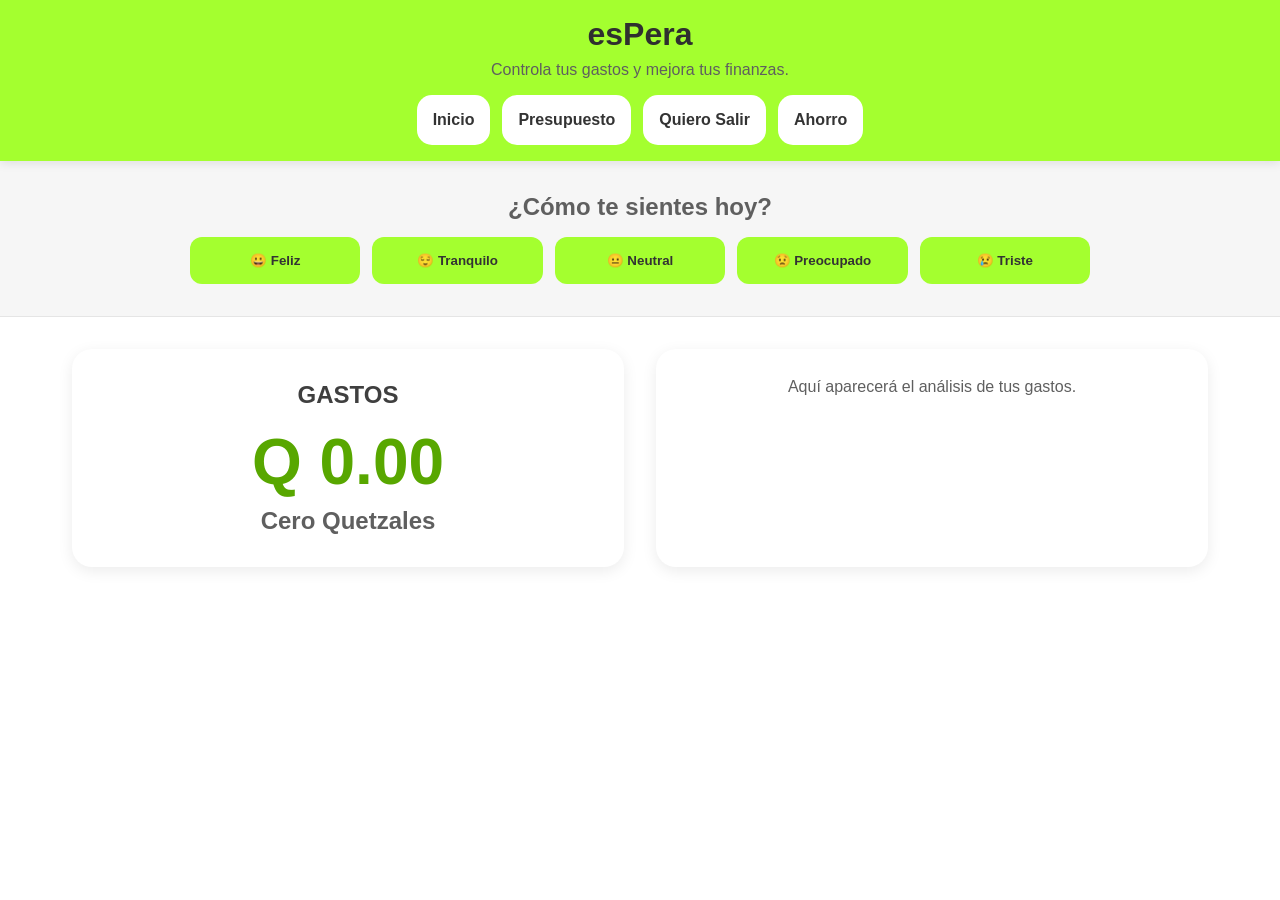
<file: index.html>
<!DOCTYPE html>
<html lang="en">
<head>
    <meta charset="UTF-8">
    <meta name="viewport" content="width=device-width, initial-scale=1.0">
    <title>MoneyFlow</title>

    <link rel="stylesheet" href="./styles.css">
</head>

<body class="body">

    <header class="header">

        <div class="header__container">

            <h1 class="header__logo">
                esPera
            </h1>

            <p class="header__paragraph">
                Controla tus gastos y mejora tus finanzas.
            </p>

            <nav class="nav">

                <ul class="nav__list">

                    <li class="nav__item">
                        <a href="index.html" class="nav__link">
                            Inicio
                        </a>
                    </li>

                    <li class="nav__item">
                        <a href="presupuesto.html" class="nav__link">
                            Presupuesto
                        </a>
                    </li>

                    <li class="nav__item">
                        <a href="quieroSalir.html" class="nav__link">
                            Quiero Salir
                        </a>
                    </li>

                    <li class="nav__item">
                        <a href="ahorro.html" class="nav__link">
                            Ahorro
                        </a>
                    </li>

                </ul>

            </nav>

        </div>

    </header>

    <section class="mood">

        <h2 class="mood__title">
            ¿Cómo te sientes hoy?
        </h2>

        <div class="mood__container">

            <button class="mood__button">
                😀 Feliz
            </button>

            <button class="mood__button">
                😌 Tranquilo
            </button>

            <button class="mood__button">
                😐 Neutral
            </button>

            <button class="mood__button">
                😟 Preocupado
            </button>

            <button class="mood__button">
                😢 Triste
            </button>

        </div>

    </section>

    <main class="main">

        <section class="main__income">

            <h1 class="section__title">
                GASTOS
            </h1>

            <div class="main__titles">

                <h1 class="income__quetzales">
                    Q 0.00
                </h1>

                <h2 class="income__letters">
                    Cero Quetzales
                </h2>

            </div>

        </section>

        <article class="income__feedback">

            <div class="income__paragraph">

                <p class="income__outcome">
                    Aquí aparecerá el análisis de tus gastos.
                </p>

            </div>

        </article>

    </main>

</body>
</html>
</file>
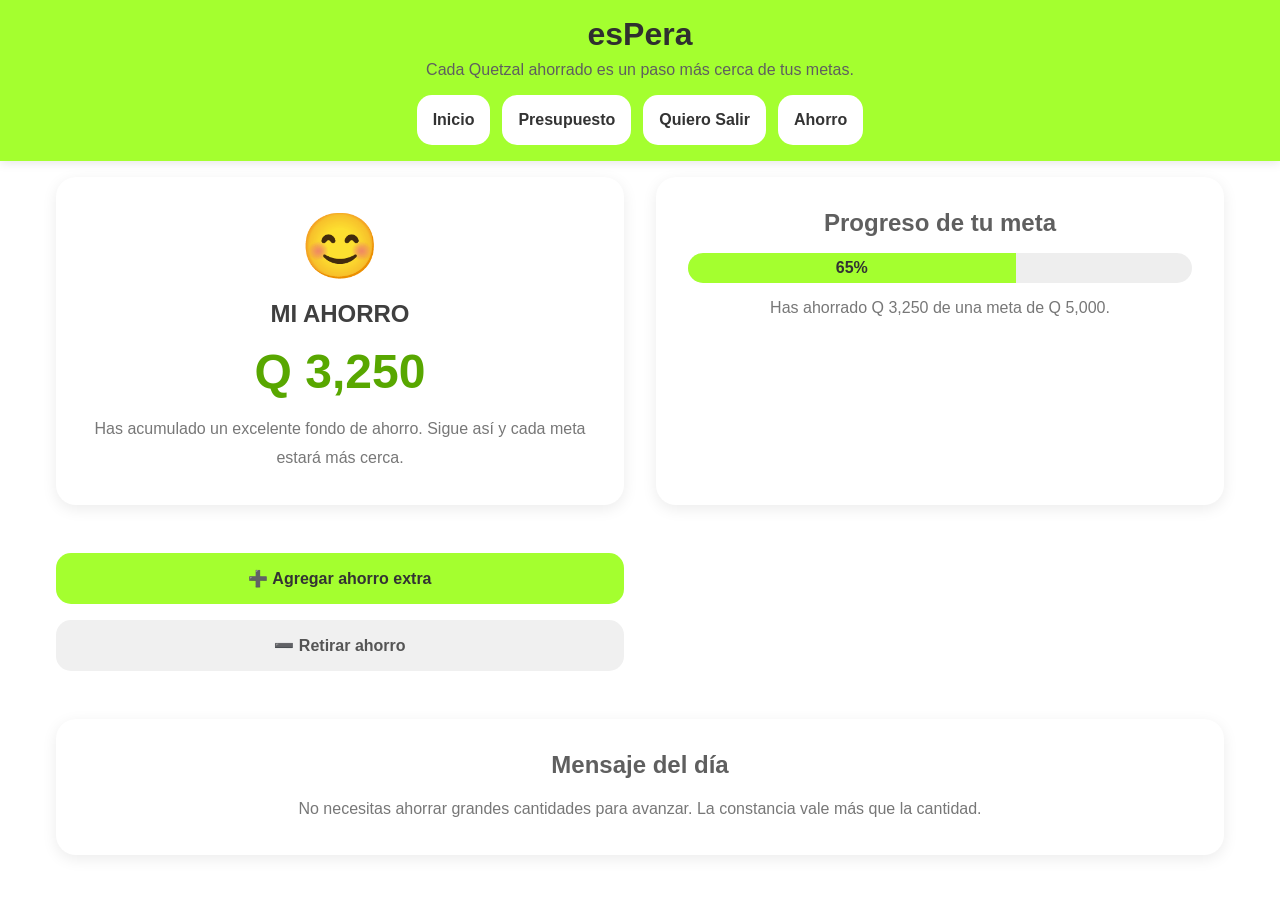
<file: ahorro.html>
<!DOCTYPE html>
<html lang="en">
<head>
    <meta charset="UTF-8">
    <meta name="viewport" content="width=device-width, initial-scale=1.0">
    <title>Ahorro</title>

    <link rel="stylesheet" href="./styles.css">
</head>

<body class="body">

    <header class="header">

        <div class="header__container">

            <h1 class="header__logo">
                esPera
            </h1>

            <p class="header__paragraph">
                Cada Quetzal ahorrado es un paso más cerca de tus metas.
            </p>

            <nav class="nav">

                <ul class="nav__list">

                    <li class="nav__item">
                        <a href="index.html" class="nav__link">
                            Inicio
                        </a>
                    </li>

                    <li class="nav__item">
                        <a href="presupuesto.html" class="nav__link">
                            Presupuesto
                        </a>
                    </li>

                    <li class="nav__item">
                        <a href="quieroSalir.html" class="nav__link">
                            Quiero Salir
                        </a>
                    </li>

                    <li class="nav__item">
                        <a href="ahorro.html" class="nav__link">
                            Ahorro
                        </a>
                    </li>

                </ul>

            </nav>

        </div>

    </header>

    <main class="saving">

        <section class="saving-card">

            <div class="saving-card__emoji">
                😊
            </div>

            <h1 class="section__title">
                MI AHORRO
            </h1>

            <h2 class="saving-card__amount">
                Q 3,250
            </h2>

            <p class="saving-card__text">
                Has acumulado un excelente fondo de ahorro. Sigue así y cada meta estará más cerca.
            </p>

        </section>

        <section class="saving-progress">

            <h2 class="saving-progress__title">
                Progreso de tu meta
            </h2>

            <div class="saving-progress__bar">

                <div class="saving-progress__fill">

                    65%

                </div>

            </div>

            <p class="saving-progress__description">
                Has ahorrado Q 3,250 de una meta de Q 5,000.
            </p>

        </section>

        <section class="saving-actions">

            <button class="saving-button saving-button--add">
                ➕ Agregar ahorro extra
            </button>

            <button class="saving-button saving-button--remove">
                ➖ Retirar ahorro
            </button>

        </section>

        <section class="saving-message">

            <h2 class="saving-message__title">
                Mensaje del día
            </h2>

            <p class="saving-message__text">
                No necesitas ahorrar grandes cantidades para avanzar. La constancia vale más que la cantidad.
            </p>

        </section>

    </main>

</body>
</html>
</file>
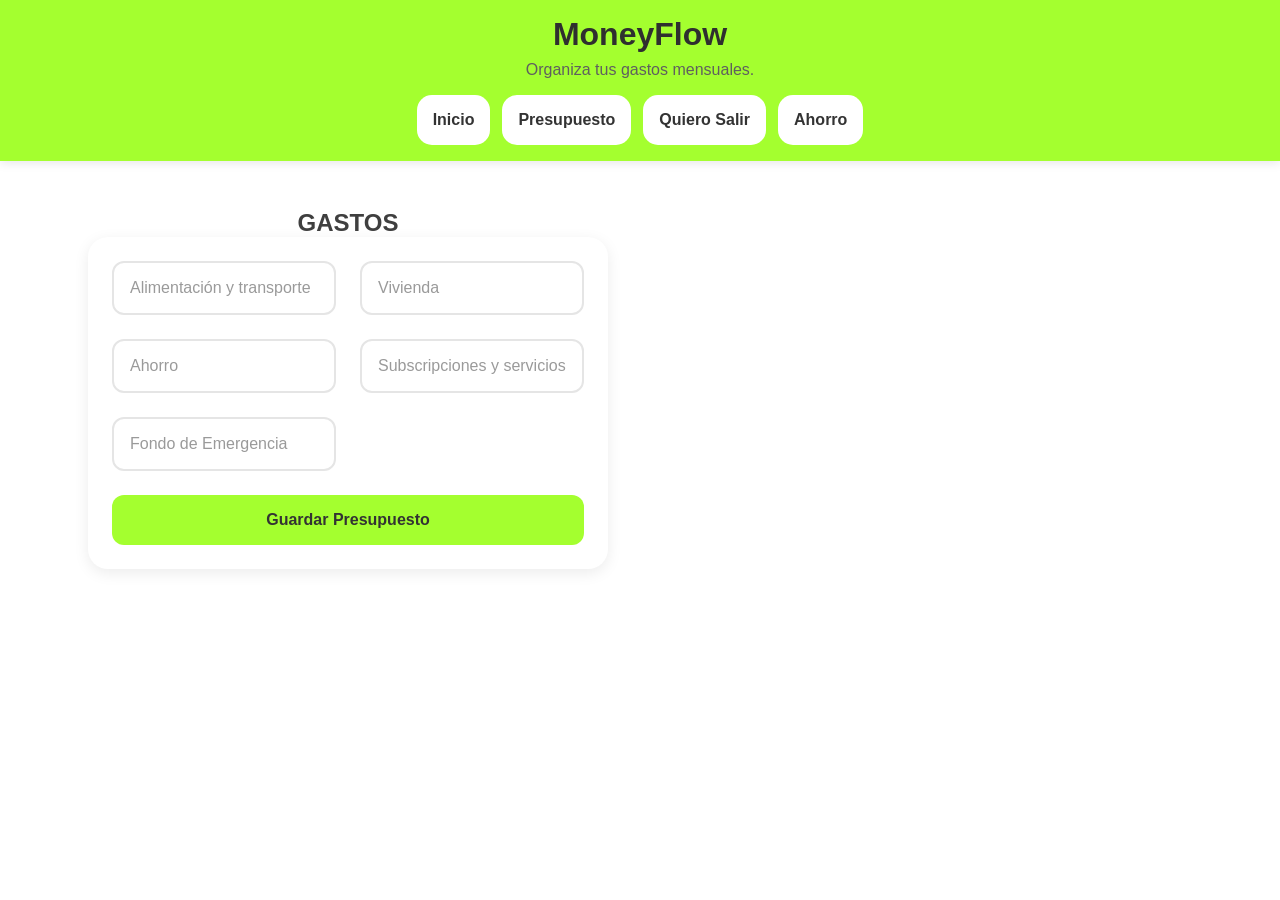
<file: crearPresupuesto.html>
<!DOCTYPE html>
<html lang="en">
<head>
    <meta charset="UTF-8">
    <meta name="viewport" content="width=device-width, initial-scale=1.0">
    <title>Crear Presupuesto</title>

    <link rel="stylesheet" href="./styles.css">
</head>

<body class="body">

    <header class="header">

        <div class="header__container">

            <h1 class="header__logo">
                MoneyFlow
            </h1>

            <p class="header__paragraph">
                Organiza tus gastos mensuales.
            </p>

            <nav class="nav">

                <ul class="nav__list">

                    <li class="nav__item">
                        <a href="index.html" class="nav__link">
                            Inicio
                        </a>
                    </li>

                    <li class="nav__item">
                        <a href="presupuesto.html" class="nav__link">
                            Presupuesto
                        </a>
                    </li>

                    <li class="nav__item">
                        <a href="quieroSalir.html" class="nav__link">
                            Quiero Salir
                        </a>
                    </li>

                    <li class="nav__item">
                        <a href="ahorro.html" class="nav__link">
                            Ahorro
                        </a>
                    </li>

                </ul>

            </nav>

        </div>

    </header>

    <main class="main">

        <section class="budget">

            <h1 class="section__title">
                GASTOS
            </h1>

            <form class="form">

                <input
                    type="text"
                    placeholder="Alimentación y transporte"
                    class="form__input"
                >

                <input
                    type="text"
                    placeholder="Vivienda"
                    class="form__input"
                >

                <input
                    type="text"
                    placeholder="Ahorro"
                    class="form__input"
                >

                <input
                    type="text"
                    placeholder="Subscripciones y servicios"
                    class="form__input"
                >

                <input
                    type="text"
                    placeholder="Fondo de Emergencia"
                    class="form__input"
                >

                <button class="form__button">
                    Guardar Presupuesto
                </button>

            </form>

        </section>

    </main>

</body>
</html>
</file>
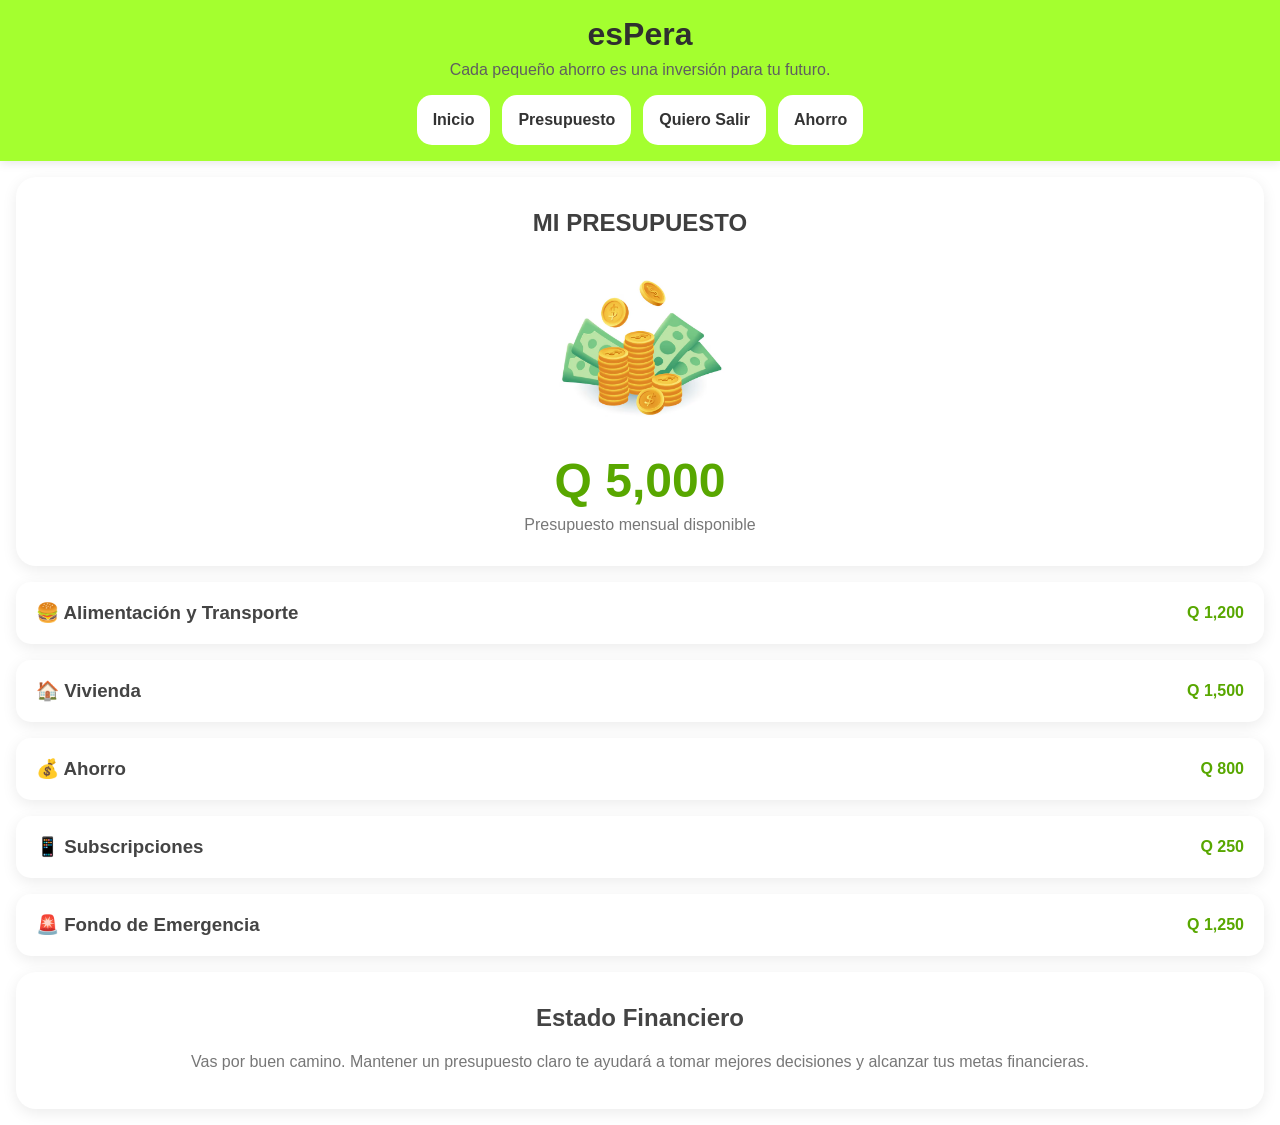
<file: miPresupuesto.html>
<!DOCTYPE html>
<html lang="en">
<head>
    <meta charset="UTF-8">
    <meta name="viewport" content="width=device-width, initial-scale=1.0">
    <title>Mi Presupuesto</title>

    <link rel="stylesheet" href="./styles.css">
</head>

<body class="body">

    <header class="header">

        <div class="header__container">

            <h1 class="header__logo">
                esPera
            </h1>

            <p class="header__paragraph">
                Cada pequeño ahorro es una inversión para tu futuro.
            </p>

            <nav class="nav">

                <ul class="nav__list">

                    <li class="nav__item">
                        <a href="index.html" class="nav__link">
                            Inicio
                        </a>
                    </li>

                    <li class="nav__item">
                        <a href="presupuesto.html" class="nav__link">
                            Presupuesto
                        </a>
                    </li>

                    <li class="nav__item">
                        <a href="quieroSalir.html" class="nav__link">
                            Quiero Salir
                        </a>
                    </li>

                    <li class="nav__item">
                        <a href="ahorro.html" class="nav__link">
                            Ahorro
                        </a>
                    </li>

                </ul>

            </nav>

        </div>

    </header>

    <main class="my-budget">

        <section class="budget-summary">

            <h1 class="section__title">
                MI PRESUPUESTO
            </h1>

            <img
                src="./money.avif"
                alt="Budget Dashboard"
                class="budget-summary__image"
            >

            <h2 class="budget-summary__amount">
                Q 5,000
            </h2>

            <p class="budget-summary__text">
                Presupuesto mensual disponible
            </p>

        </section>

        <section class="budget-details">

            <div class="budget-item">

                <h3>🍔 Alimentación y Transporte</h3>

                <p>Q 1,200</p>

            </div>

            <div class="budget-item">

                <h3>🏠 Vivienda</h3>

                <p>Q 1,500</p>

            </div>

            <div class="budget-item">

                <h3>💰 Ahorro</h3>

                <p>Q 800</p>

            </div>

            <div class="budget-item">

                <h3>📱 Subscripciones</h3>

                <p>Q 250</p>

            </div>

            <div class="budget-item">

                <h3>🚨 Fondo de Emergencia</h3>

                <p>Q 1,250</p>

            </div>

        </section>

        <section class="budget-message">

            <h2 class="budget-message__title">
                Estado Financiero
            </h2>

            <p class="budget-message__text">
                Vas por buen camino. Mantener un presupuesto claro te ayudará a tomar mejores decisiones y alcanzar tus metas financieras.
            </p>

        </section>

    </main>

</body>
</html>
</file>
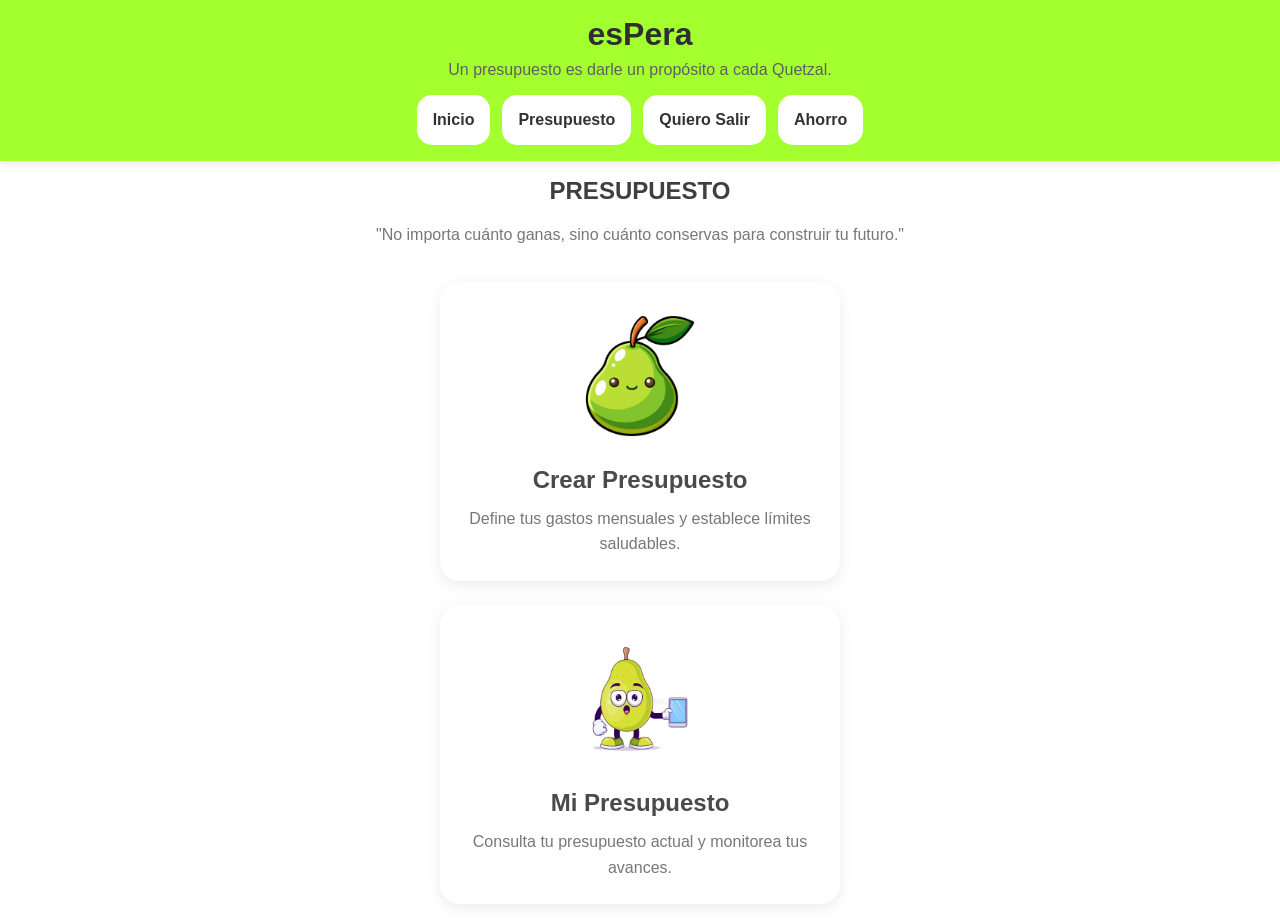
<file: presupuesto.html>
<!DOCTYPE html>
<html lang="en">
<head>
    <meta charset="UTF-8">
    <meta name="viewport" content="width=device-width, initial-scale=1.0">
    <title>Presupuesto</title>

    <link rel="stylesheet" href="./styles.css">
</head>

<body class="body">

    <header class="header">

        <div class="header__container">

            <h1 class="header__logo">
                esPera
            </h1>

            <p class="header__paragraph">
                Un presupuesto es darle un propósito a cada Quetzal.
            </p>

            <nav class="nav">

                <ul class="nav__list">

                    <li class="nav__item">
                        <a href="index.html" class="nav__link">
                            Inicio
                        </a>
                    </li>

                    <li class="nav__item">
                        <a href="presupuesto.html" class="nav__link">
                            Presupuesto
                        </a>
                    </li>

                    <li class="nav__item">
                        <a href="quieroSalir.html" class="nav__link">
                            Quiero Salir
                        </a>
                    </li>

                    <li class="nav__item">
                        <a href="ahorro.html" class="nav__link">
                            Ahorro
                        </a>
                    </li>

                </ul>

            </nav>

        </div>

    </header>

    <main class="budget-page">

        <section class="budget-page__hero">

            <h1 class="section__title">
                PRESUPUESTO
            </h1>

            <p class="budget-page__quote">
                "No importa cuánto ganas, sino cuánto conservas para construir tu futuro."
            </p>

        </section>

        <section class="budget-cards">

            <a href="crearPresupuesto.html" class="budget-card">

                <img
                    src="pera.avif"
                    alt="Crear Presupuesto"
                    class="budget-card__image"
                >

                <h2 class="budget-card__title">
                    Crear Presupuesto
                </h2>

                <p class="budget-card__text">
                    Define tus gastos mensuales y establece límites saludables.
                </p>

            </a>

            <a href="miPresupuesto.html" class="budget-card">

                <img
                    src="pera2.webp"
                    alt="Mi Presupuesto"
                    class="budget-card__image"
                >

                <h2 class="budget-card__title">
                    Mi Presupuesto
                </h2>

                <p class="budget-card__text">
                    Consulta tu presupuesto actual y monitorea tus avances.
                </p>

            </a>

        </section>

    </main>

</body>
</html>
</file>
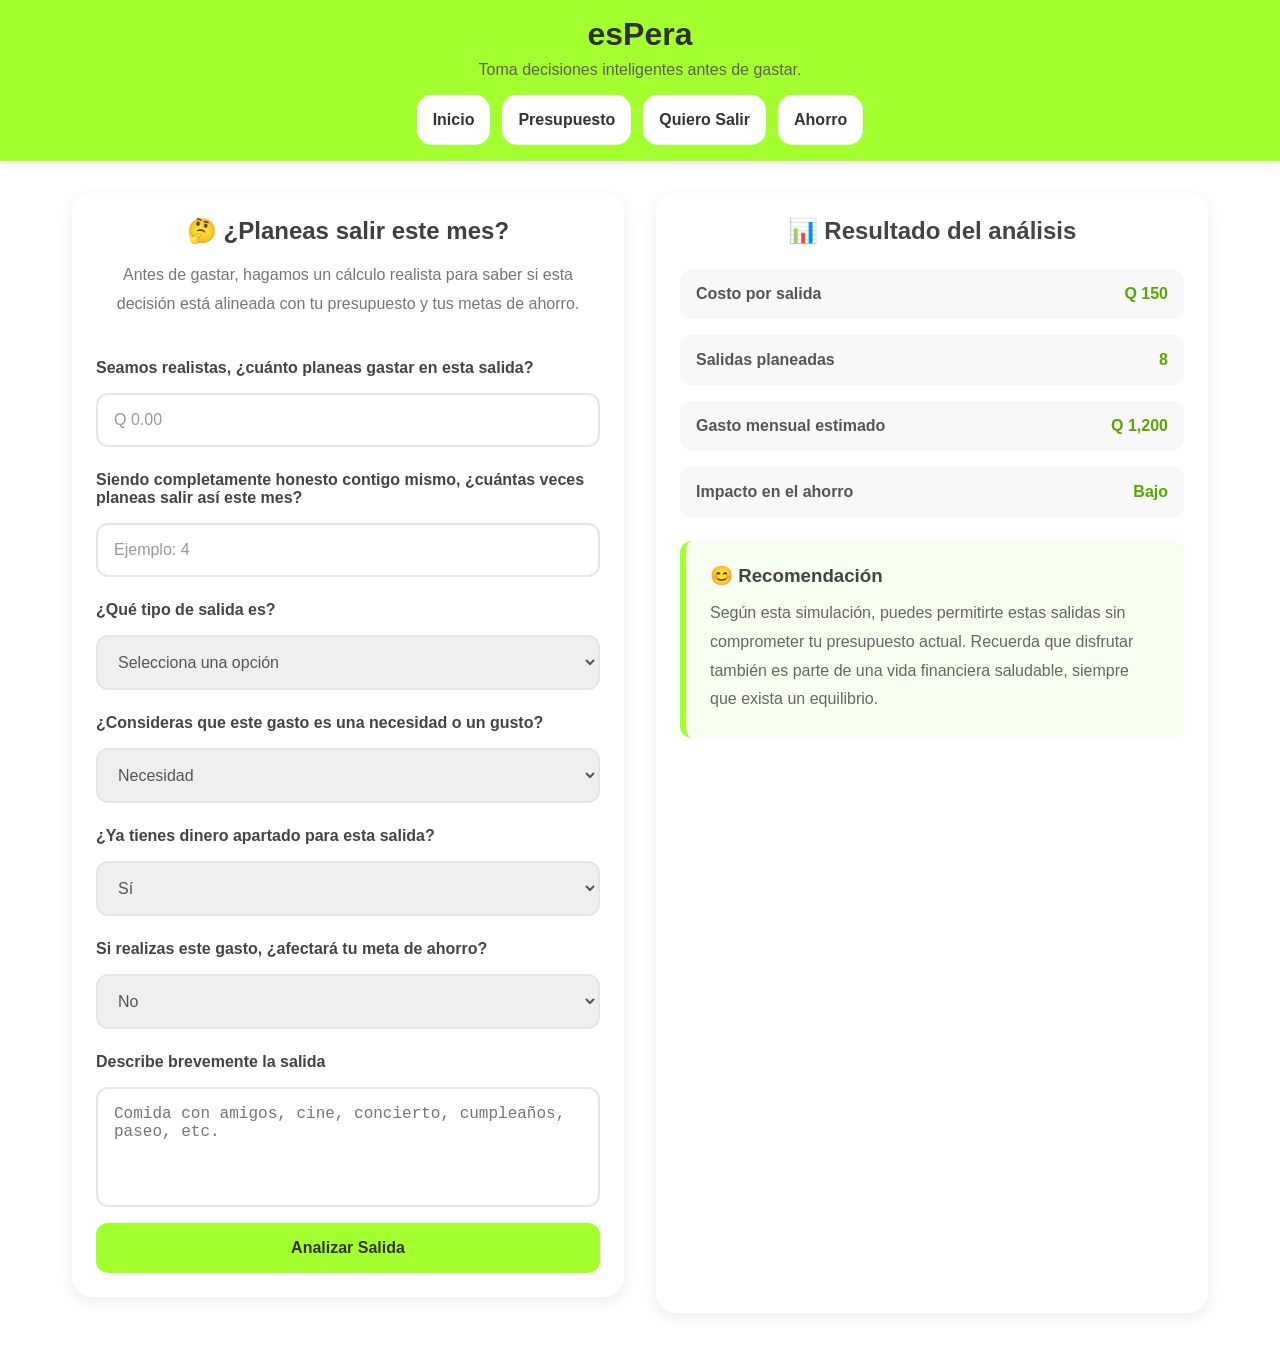
<file: quieroSalir.html>
<!DOCTYPE html>
<html lang="en">
<head>
    <meta charset="UTF-8">
    <meta name="viewport" content="width=device-width, initial-scale=1.0">
    <title>Quiero Salir</title>

    <link rel="stylesheet" href="./styles.css">
</head>

<body class="body">

    <header class="header">

        <div class="header__container">

            <h1 class="header__logo">
                esPera
            </h1>

            <p class="header__paragraph">
                Toma decisiones inteligentes antes de gastar.
            </p>

            <nav class="nav">

                <ul class="nav__list">

                    <li class="nav__item">
                        <a href="index.html" class="nav__link">
                            Inicio
                        </a>
                    </li>

                    <li class="nav__item">
                        <a href="presupuesto.html" class="nav__link">
                            Presupuesto
                        </a>
                    </li>

                    <li class="nav__item">
                        <a href="quieroSalir.html" class="nav__link">
                            Quiero Salir
                        </a>
                    </li>

                    <li class="nav__item">
                        <a href="ahorro.html" class="nav__link">
                            Ahorro
                        </a>
                    </li>

                </ul>

            </nav>

        </div>

    </header>

    <main class="main">

        <section class="outing">

            <div class="outing__header">

                <h1 class="section__title">
                    🤔 ¿Planeas salir este mes?
                </h1>

                <p class="outing__description">
                    Antes de gastar, hagamos un cálculo realista para saber si esta decisión está alineada con tu presupuesto y tus metas de ahorro.
                </p>

            </div>

            <form class="outing__form">

                <label class="outing__label">
                    Seamos realistas, ¿cuánto planeas gastar en esta salida?
                </label>

                <input
                    type="number"
                    class="form__input"
                    placeholder="Q 0.00"
                >

                <label class="outing__label">
                    Siendo completamente honesto contigo mismo, ¿cuántas veces planeas salir así este mes?
                </label>

                <input
                    type="number"
                    class="form__input"
                    placeholder="Ejemplo: 4"
                >

                <label class="outing__label">
                    ¿Qué tipo de salida es?
                </label>

                <select class="form__input">

                    <option>
                        Selecciona una opción
                    </option>

                    <option>
                        ☕ Café
                    </option>

                    <option>
                        🍔 Comida
                    </option>

                    <option>
                        🎬 Cine
                    </option>

                    <option>
                        🛍 Compras
                    </option>

                    <option>
                        🎉 Fiesta
                    </option>

                    <option>
                        ✈️ Viaje
                    </option>

                    <option>
                        🎮 Entretenimiento
                    </option>

                    <option>
                        Otro
                    </option>

                </select>

                <label class="outing__label">
                    ¿Consideras que este gasto es una necesidad o un gusto?
                </label>

                <select class="form__input">

                    <option>
                        Necesidad
                    </option>

                    <option>
                        Gusto
                    </option>

                </select>

                <label class="outing__label">
                    ¿Ya tienes dinero apartado para esta salida?
                </label>

                <select class="form__input">

                    <option>
                        Sí
                    </option>

                    <option>
                        No
                    </option>

                </select>

                <label class="outing__label">
                    Si realizas este gasto, ¿afectará tu meta de ahorro?
                </label>

                <select class="form__input">

                    <option>
                        No
                    </option>

                    <option>
                        Un poco
                    </option>

                    <option>
                        Mucho
                    </option>

                </select>

                <label class="outing__label">
                    Describe brevemente la salida
                </label>

                <textarea
                    class="outing__textarea"
                    placeholder="Comida con amigos, cine, concierto, cumpleaños, paseo, etc."
                ></textarea>

                <button class="form__button">
                    Analizar Salida
                </button>

            </form>

        </section>

        <section class="outing__result">

            <h2 class="outing__result-title">
                📊 Resultado del análisis
            </h2>

            <div class="outing__summary">

                <div class="outing__summary-item">

                    <h3>
                        Costo por salida
                    </h3>

                    <p>
                        Q 150
                    </p>

                </div>

                <div class="outing__summary-item">

                    <h3>
                        Salidas planeadas
                    </h3>

                    <p>
                        8
                    </p>

                </div>

                <div class="outing__summary-item">

                    <h3>
                        Gasto mensual estimado
                    </h3>

                    <p>
                        Q 1,200
                    </p>

                </div>

                <div class="outing__summary-item">

                    <h3>
                        Impacto en el ahorro
                    </h3>

                    <p>
                        Bajo
                    </p>

                </div>

            </div>

            <div class="outing__feedback">

                <h3>
                    😊 Recomendación
                </h3>

                <p>
                    Según esta simulación, puedes permitirte estas salidas sin comprometer tu presupuesto actual. Recuerda que disfrutar también es parte de una vida financiera saludable, siempre que exista un equilibrio.
                </p>

            </div>

        </section>

    </main>

</body>
</html>
</file>
<file: styles.css>
/* ==========================
   RESET
========================== */

*{
    margin:0;
    padding:0;
    box-sizing:border-box;
}

/* ==========================
   MOBILE FIRST
========================== */

body{
    font-family:'Segoe UI', Tahoma, Geneva, Verdana, sans-serif;
    background:#ffffff;
    color:#5f5f5f;
    min-height:100vh;
}

/* ==========================
   HEADER
========================== */

.header{
    position:sticky;
    top:0;
    z-index:1000;

    background:#a4ff2f;

    box-shadow:
    0 2px 10px rgba(0,0,0,.10);
}

.header__container{
    padding:1rem;
}

.header__logo{
    text-align:center;
    color:#2f2f2f;
    font-size:2rem;
}

.header__paragraph{
    text-align:center;
    margin-top:.5rem;
    margin-bottom:1rem;
}

/* ==========================
   NAV
========================== */

.nav__list{
    list-style:none;

    display:flex;
    flex-direction:column;

    gap:.75rem;
}

.nav__link{
    display:block;

    background:white;

    color:#333;

    text-decoration:none;

    text-align:center;

    padding:1rem;

    border-radius:15px;

    font-weight:bold;

    transition:.3s;
}

.nav__link:hover{
    transform:translateY(-2px);
}

/* ==========================
   MOOD BAR
========================== */

.mood{
    background:#f6f6f6;

    padding:1rem;

    border-bottom:
    1px solid #e5e5e5;
}

.mood__title{
    text-align:center;
    margin-bottom:1rem;
}

.mood__container{
    display:grid;

    grid-template-columns:
    repeat(2,1fr);

    gap:.75rem;
}

.mood__button{
    border:none;

    background:#a4ff2f;

    color:#333;

    padding:1rem;

    border-radius:12px;

    font-weight:bold;

    cursor:pointer;

    transition:.3s;
}

.mood__button:hover{
    transform:translateY(-2px);
}

/* ==========================
   MAIN
========================== */

.main{
    padding:1rem;
}

/* ==========================
   GASTOS
========================== */

.main__income{

    background:white;

    border-radius:20px;

    padding:2rem 1rem;

    box-shadow:
    0 4px 15px rgba(0,0,0,.08);

    margin-bottom:1rem;
}

.section__title{
    text-align:center;
    color:#3f3f3f;
}

.main__titles{
    margin-top:1rem;
}

.income__quetzales{
    text-align:center;

    font-size:3rem;

    color:#58a700;
}

.income__letters{
    text-align:center;

    margin-top:.5rem;
}

/* ==========================
   FEEDBACK
========================== */

.income__feedback{

    background:white;

    border-radius:20px;

    padding:1.5rem;

    box-shadow:
    0 4px 15px rgba(0,0,0,.08);
}

.income__outcome{
    text-align:center;

    line-height:1.8;
}

/* ==========================
   TABLET
========================== */

@media (min-width:768px){

    .header__container{
        max-width:900px;
        margin:auto;
    }

    .nav__list{
        flex-direction:row;
        justify-content:center;
        flex-wrap:wrap;
    }

    .mood__container{
        grid-template-columns:
        repeat(5,1fr);
    }
}

/* ==========================
   DESKTOP
========================== */

@media (min-width:1024px){

    .header__container{
        max-width:1200px;
        margin:auto;
    }

    .main{

        max-width:1200px;

        margin:auto;

        display:grid;

        grid-template-columns:
        1fr 1fr;

        gap:2rem;

        padding:2rem;
    }

    .main__income{
        margin:0;
    }

    .income__feedback{
        margin:0;
    }

    .income__quetzales{
        font-size:4rem;
    }

    .mood{
        padding:2rem;
    }

    .mood__container{
        max-width:900px;
        margin:auto;
    }
}

/* ==========================
   PRESUPUESTO
========================== */

.budget{

    padding:1rem;
}

.form{

    background:white;

    border-radius:20px;

    padding:1.5rem;

    box-shadow:
    0 4px 15px rgba(0,0,0,.08);

    display:flex;

    flex-direction:column;

    gap:1rem;
}

.form__input{

    width:100%;

    padding:1rem;

    border:2px solid #e5e5e5;

    border-radius:12px;

    font-size:1rem;

    color:#555;

    outline:none;

    transition:.3s;
}

.form__input::placeholder{

    color:#9a9a9a;
}

.form__input:focus{

    border-color:#a4ff2f;

    box-shadow:
    0 0 10px rgba(164,255,47,.35);
}

.form__button{

    border:none;

    background:#a4ff2f;

    color:#333;

    font-weight:bold;

    font-size:1rem;

    padding:1rem;

    border-radius:12px;

    cursor:pointer;

    transition:.3s;
}

.form__button:hover{

    transform:translateY(-2px);

    box-shadow:
    0 4px 10px rgba(0,0,0,.15);
}

@media (min-width:1024px){

    .budget{

        max-width:1000px;

        margin:auto;
    }

    .form{

        display:grid;

        grid-template-columns:
        1fr 1fr;

        gap:1.5rem;
    }

    .form__button{

        grid-column:
        span 2;
    }
}

/* ==========================
   QUIERO SALIR
========================== */

.outing{

    background:white;

    border-radius:20px;

    padding:1.5rem;

    box-shadow:
    0 4px 15px rgba(0,0,0,.08);

    margin-bottom:1rem;
}

.outing__description{

    text-align:center;

    color:#777;

    line-height:1.6;

    margin-top:1rem;

    margin-bottom:1.5rem;
}

.outing__form{

    display:flex;

    flex-direction:column;

    gap:1rem;
}

.outing__textarea{

    width:100%;

    min-height:150px;

    resize:none;

    padding:1rem;

    border:2px solid #e5e5e5;

    border-radius:12px;

    font-size:1rem;

    outline:none;

    transition:.3s;
}

.outing__textarea:focus{

    border-color:#a4ff2f;

    box-shadow:
    0 0 10px rgba(164,255,47,.35);
}

.outing__result{

    background:white;

    border-radius:20px;

    padding:1.5rem;

    box-shadow:
    0 4px 15px rgba(0,0,0,.08);
}

.outing__result-title{

    text-align:center;

    color:#4a4a4a;

    margin-bottom:1rem;
}

.outing__result-text{

    text-align:center;

    line-height:1.8;

    color:#666;
}

/* ==========================
   PRESUPUESTO HOME
========================== */

.budget-page{

    padding:1rem;
}

.budget-page__hero{

    text-align:center;

    margin-bottom:2rem;
}

.budget-page__quote{

    color:#777;

    margin-top:1rem;

    line-height:1.8;

    max-width:600px;

    margin-left:auto;

    margin-right:auto;
}

.budget-cards{

    display:flex;

    flex-direction:column;

    gap:1.5rem;

    align-items:center;
}

.budget-card{

    width:100%;

    max-width:400px;

    background:white;

    border-radius:20px;

    padding:1.5rem;

    text-decoration:none;

    color:inherit;

    box-shadow:
    0 4px 15px rgba(0,0,0,.08);

    transition:.3s;

    text-align:center;
}

.budget-card:hover{

    transform:translateY(-5px);

    box-shadow:
    0 8px 25px rgba(0,0,0,.12);
}

.budget-card__image{

    width:140px;

    height:140px;

    object-fit:contain;

    margin-bottom:1rem;
}

.budget-card__title{

    color:#4a4a4a;

    margin-bottom:.75rem;
}

.budget-card__text{

    color:#777;

    line-height:1.6;
}

/* ==========================
   MI PRESUPUESTO
========================== */

.my-budget{

    padding:1rem;
}

.budget-summary{

    background:white;

    border-radius:20px;

    padding:2rem;

    text-align:center;

    box-shadow:
    0 4px 15px rgba(0,0,0,.08);

    margin-bottom:1rem;
}

.budget-summary__image{

    width:180px;

    max-width:100%;

    margin:1rem 0;
}

.budget-summary__amount{

    color:#58a700;

    font-size:3rem;

    margin-bottom:.5rem;
}

.budget-summary__text{

    color:#777;
}

.budget-details{

    display:flex;

    flex-direction:column;

    gap:1rem;

    margin-bottom:1rem;
}

.budget-item{

    background:white;

    border-radius:15px;

    padding:1.25rem;

    box-shadow:
    0 4px 15px rgba(0,0,0,.08);

    display:flex;

    justify-content:space-between;

    align-items:center;
}

.budget-item h3{

    color:#444;
}

.budget-item p{

    color:#58a700;

    font-weight:bold;
}

.budget-message{

    background:white;

    border-radius:20px;

    padding:2rem;

    box-shadow:
    0 4px 15px rgba(0,0,0,.08);

    text-align:center;
}

.budget-message__title{

    margin-bottom:1rem;

    color:#444;
}

.budget-message__text{

    color:#777;

    line-height:1.8;
}

/* ==========================
   AHORRO
========================== */

.saving{

    padding:1rem;
}

.saving-card{

    background:white;

    border-radius:20px;

    padding:2rem;

    text-align:center;

    box-shadow:
    0 4px 15px rgba(0,0,0,.08);

    margin-bottom:1rem;
}

.saving-card__emoji{

    font-size:4rem;

    margin-bottom:1rem;
}

.saving-card__amount{

    color:#58a700;

    font-size:3rem;

    margin:1rem 0;
}

.saving-card__text{

    color:#777;

    line-height:1.8;
}

/* ==========================
   PROGRESO
========================== */

.saving-progress{

    background:white;

    border-radius:20px;

    padding:2rem;

    box-shadow:
    0 4px 15px rgba(0,0,0,.08);

    margin-bottom:1rem;
}

.saving-progress__title{

    text-align:center;

    margin-bottom:1rem;
}

.saving-progress__bar{

    width:100%;

    height:30px;

    background:#eeeeee;

    border-radius:30px;

    overflow:hidden;
}

.saving-progress__fill{

    width:65%;

    height:100%;

    background:#a4ff2f;

    display:flex;

    justify-content:center;

    align-items:center;

    font-weight:bold;

    color:#333;
}

.saving-progress__description{

    text-align:center;

    margin-top:1rem;

    color:#777;
}

/* ==========================
   BOTONES
========================== */

.saving-actions{

    display:flex;

    flex-direction:column;

    gap:1rem;

    margin-bottom:1rem;
}

.saving-button{

    border:none;

    border-radius:15px;

    padding:1rem;

    font-size:1rem;

    font-weight:bold;

    cursor:pointer;

    transition:.3s;
}

.saving-button:hover{

    transform:translateY(-3px);
}

.saving-button--add{

    background:#a4ff2f;

    color:#333;
}

.saving-button--remove{

    background:#f0f0f0;

    color:#555;
}

/* ==========================
   MENSAJE
========================== */

.saving-message{

    background:white;

    border-radius:20px;

    padding:2rem;

    text-align:center;

    box-shadow:
    0 4px 15px rgba(0,0,0,.08);
}

.saving-message__title{

    margin-bottom:1rem;
}

.saving-message__text{

    color:#777;

    line-height:1.8;
}

.saving{

    max-width:1200px;

    margin:auto;

    display:grid;

    grid-template-columns:
    1fr 1fr;

    gap:2rem;
}

.saving-message{

    grid-column:
    span 2;
}

.saving-actions{

    justify-content:center;
}

/* ==========================
   QUIERO SALIR
========================== */

.outing{

    background:white;

    border-radius:20px;

    padding:1.5rem;

    box-shadow:
    0 4px 15px rgba(0,0,0,.08);

    margin-bottom:1rem;
}

.outing__header{

    text-align:center;

    margin-bottom:2rem;
}

.outing__description{

    color:#777;

    line-height:1.8;

    margin-top:1rem;
}

.outing__form{

    display:flex;

    flex-direction:column;

    gap:1rem;
}

.outing__label{

    font-weight:600;

    color:#444;

    margin-top:.5rem;
}

.outing__textarea{

    width:100%;

    min-height:120px;

    padding:1rem;

    border:2px solid #e5e5e5;

    border-radius:12px;

    resize:none;

    font-size:1rem;

    outline:none;

    transition:.3s;
}

.outing__textarea:focus{

    border-color:#a4ff2f;

    box-shadow:
    0 0 10px rgba(164,255,47,.35);
}

/* ==========================
   RESULTADO
========================== */

.outing__result{

    background:white;

    border-radius:20px;

    padding:1.5rem;

    box-shadow:
    0 4px 15px rgba(0,0,0,.08);
}

.outing__result-title{

    text-align:center;

    color:#444;

    margin-bottom:1.5rem;
}

.outing__summary{

    display:flex;

    flex-direction:column;

    gap:1rem;

    margin-bottom:1.5rem;
}

.outing__summary-item{

    background:#f8f8f8;

    padding:1rem;

    border-radius:12px;

    display:flex;

    justify-content:space-between;

    align-items:center;
}

.outing__summary-item h3{

    font-size:1rem;

    color:#555;
}

.outing__summary-item p{

    color:#58a700;

    font-weight:bold;
}

.outing__feedback{

    background:#f6fff0;

    border-left:6px solid #a4ff2f;

    padding:1.5rem;

    border-radius:12px;
}

.outing__feedback h3{

    margin-bottom:.75rem;

    color:#444;
}

.outing__feedback p{

    color:#666;

    line-height:1.8;
}
</file>
